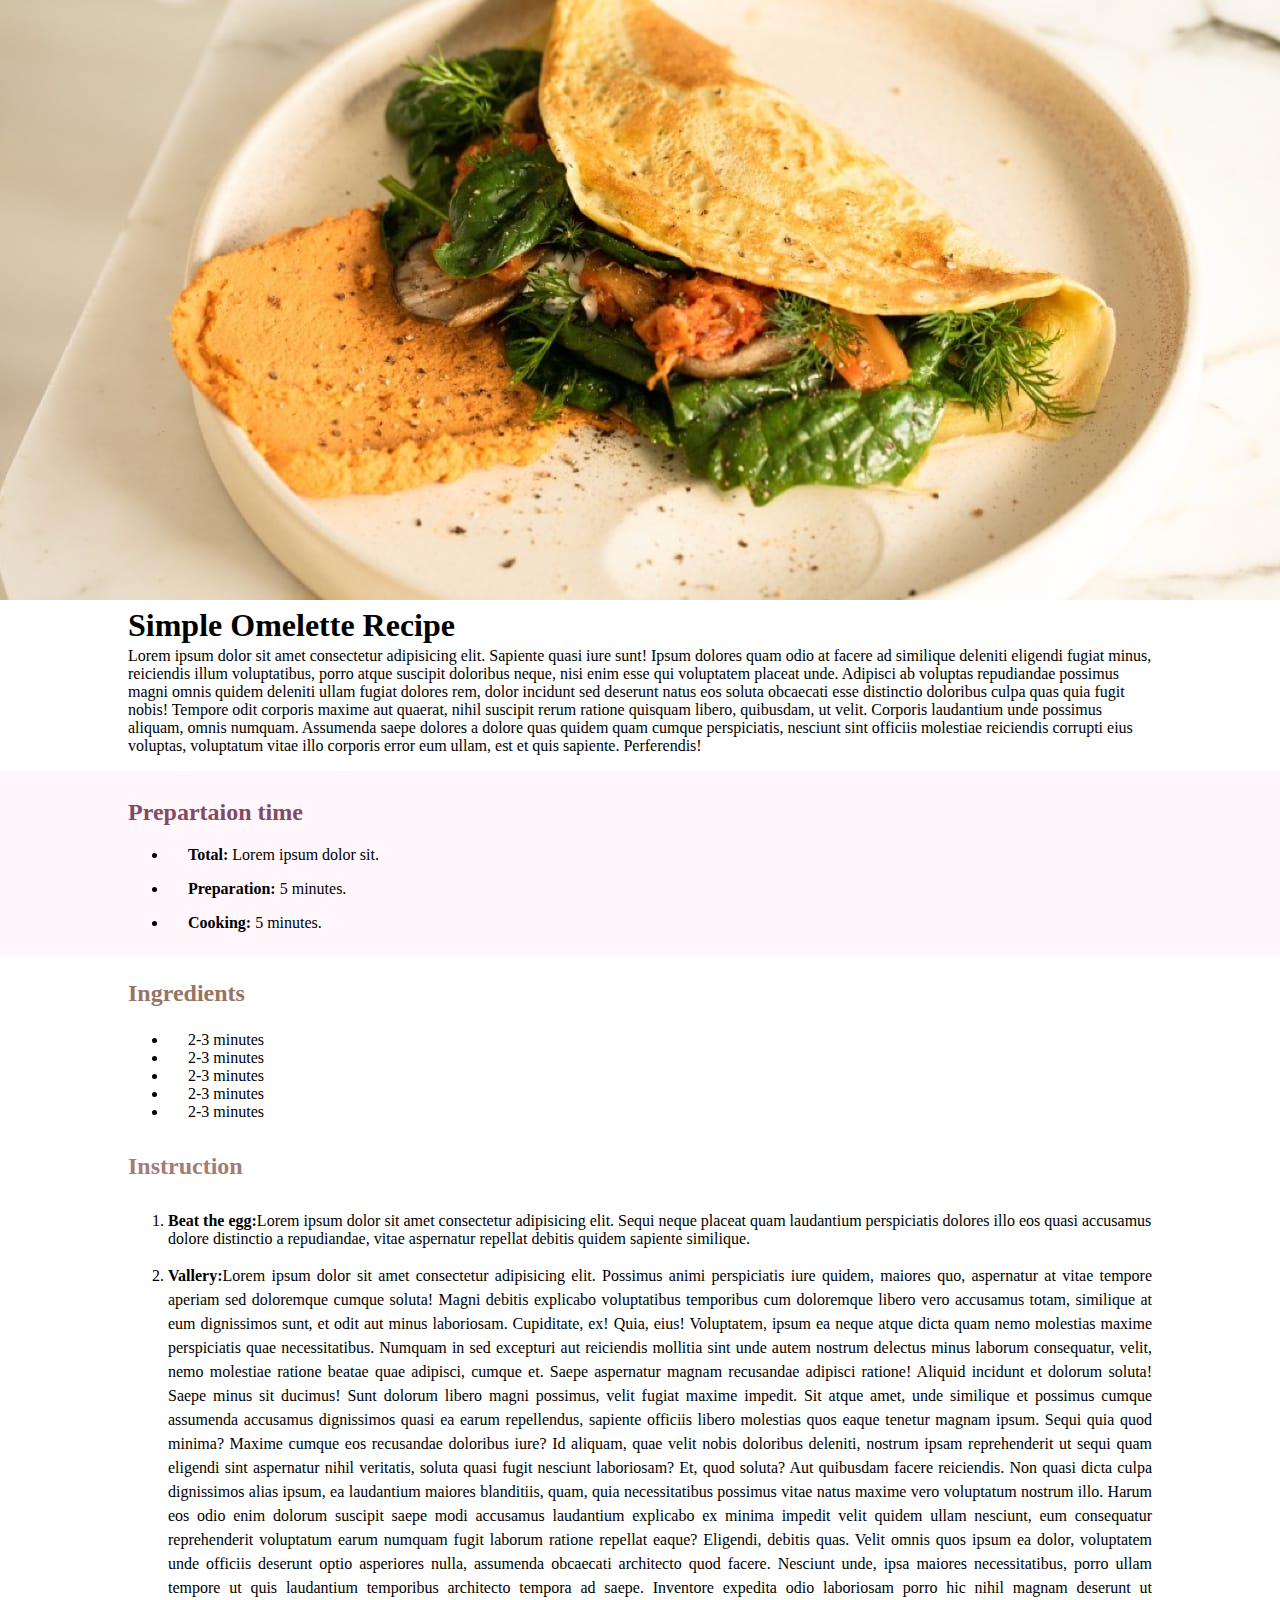
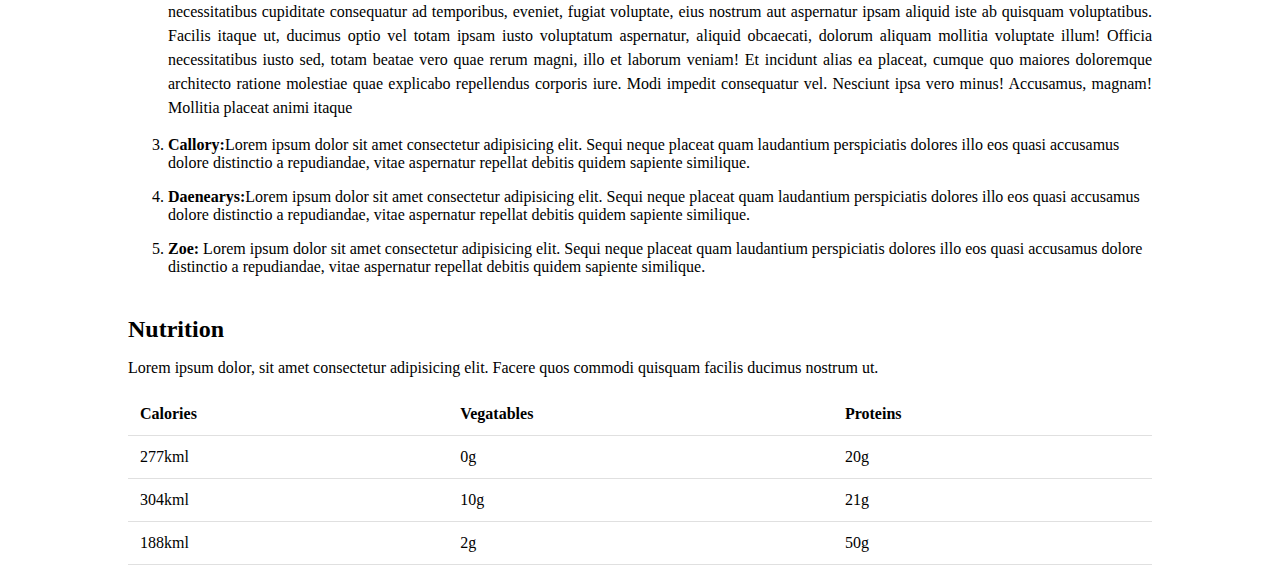
<file: index.html>
<!DOCTYPE html>
<html lang="en">
  <head>
    <meta charset="UTF-8" />
    <meta name="viewport" content="width=device-width, initial-scale=1.0" />
    <title>Food Court</title>
    <link rel="stylesheet" href="style.css" />
  </head>
  <body>
    <!-- Omelette Image -->
    <div class="image">
      <img src="images/image-omelette.jpeg" alt="Omelette" />
    </div>
    <!-- Recipe -->
    <div class="Recipe container">
      <h1>Simple Omelette Recipe</h1>
      <p>
        Lorem ipsum dolor sit amet consectetur adipisicing elit. Sapiente quasi
        iure sunt! Ipsum dolores quam odio at facere ad similique deleniti
        eligendi fugiat minus, reiciendis illum voluptatibus, porro atque
        suscipit doloribus neque, nisi enim esse qui voluptatem placeat unde.
        Adipisci ab voluptas repudiandae possimus magni omnis quidem deleniti
        ullam fugiat dolores rem, dolor incidunt sed deserunt natus eos soluta
        obcaecati esse distinctio doloribus culpa quas quia fugit nobis! Tempore
        odit corporis maxime aut quaerat, nihil suscipit rerum ratione quisquam
        libero, quibusdam, ut velit. Corporis laudantium unde possimus aliquam,
        omnis numquam. Assumenda saepe dolores a dolore quas quidem quam cumque
        perspiciatis, nesciunt sint officiis molestiae reiciendis corrupti eius
        voluptas, voluptatum vitae illo corporis error eum ullam, est et quis
        sapiente. Perferendis!
      </p>
    </div>

    <!-- Prep -->
    <div class="prep">
      <h2>Prepartaion time</h2>
      <ul>
        <li><span class="Total">Total:</span> Lorem ipsum dolor sit.</li>
      </ul>
      <ul>
        <li><span class="Preparation">Preparation:</span> 5 minutes.</li>
      </ul>
      <ul>
        <li><span class="Cooking">Cooking:</span> 5 minutes.</li>
      </ul>
    </div>

    <!-- Ingredients -->
    <div class="ingredients container">
      <h3>Ingredients</h3>
      <ul>
        <li>2-3 minutes</li>
        <li>2-3 minutes</li>
        <li>2-3 minutes</li>
        <li>2-3 minutes</li>
        <li>2-3 minutes</li>
      </ul>
    </div>

    <!-- Instructions -->
    <div class="Instruction container">
      <h4>Instruction</h4>
      <ol start="1">
        <li>
          <span class="Beat_the_egg">Beat the egg:</span>Lorem ipsum dolor sit
          amet consectetur adipisicing elit. Sequi neque placeat quam laudantium
          perspiciatis dolores illo eos quasi accusamus dolore distinctio a
          repudiandae, vitae aspernatur repellat debitis quidem sapiente
          similique.
        </li>
      </ol>
      <ol start="2">
        <li style="text-align: justify; line-height: 1.5;">
          <span class="Vallery" >Vallery:</span>Lorem ipsum dolor sit amet
          consectetur adipisicing elit. Possimus animi perspiciatis iure quidem,
          maiores quo, aspernatur at vitae tempore aperiam sed doloremque cumque
          soluta! Magni debitis explicabo voluptatibus temporibus cum doloremque
          libero vero accusamus totam, similique at eum dignissimos sunt, et
          odit aut minus laboriosam. Cupiditate, ex! Quia, eius! Voluptatem,
          ipsum ea neque atque dicta quam nemo molestias maxime perspiciatis
          quae necessitatibus. Numquam in sed excepturi aut reiciendis mollitia
          sint unde autem nostrum delectus minus laborum consequatur, velit,
          nemo molestiae ratione beatae quae adipisci, cumque et. Saepe
          aspernatur magnam recusandae adipisci ratione! Aliquid incidunt et
          dolorum soluta! Saepe minus sit ducimus! Sunt dolorum libero magni
          possimus, velit fugiat maxime impedit. Sit atque amet, unde similique
          et possimus cumque assumenda accusamus dignissimos quasi ea earum
          repellendus, sapiente officiis libero molestias quos eaque tenetur
          magnam ipsum. Sequi quia quod minima? Maxime cumque eos recusandae
          doloribus iure? Id aliquam, quae velit nobis doloribus deleniti,
          nostrum ipsam reprehenderit ut sequi quam eligendi sint aspernatur
          nihil veritatis, soluta quasi fugit nesciunt laboriosam? Et, quod
          soluta? Aut quibusdam facere reiciendis. Non quasi dicta culpa
          dignissimos alias ipsum, ea laudantium maiores blanditiis, quam, quia
          necessitatibus possimus vitae natus maxime vero voluptatum nostrum
          illo. Harum eos odio enim dolorum suscipit saepe modi accusamus
          laudantium explicabo ex minima impedit velit quidem ullam nesciunt,
          eum consequatur reprehenderit voluptatum earum numquam fugit laborum
          ratione repellat eaque? Eligendi, debitis quas. Velit omnis quos ipsum
          ea dolor, voluptatem unde officiis deserunt optio asperiores nulla,
          assumenda obcaecati architecto quod facere. Nesciunt unde, ipsa
          maiores necessitatibus, porro ullam tempore ut quis laudantium
          temporibus architecto tempora ad saepe. Inventore expedita odio
          laboriosam porro hic nihil magnam deserunt ut necessitatibus
          cupiditate consequatur ad temporibus, eveniet, fugiat voluptate, eius
          nostrum aut aspernatur ipsam aliquid iste ab quisquam voluptatibus.
          Facilis itaque ut, ducimus optio vel totam ipsam iusto voluptatum
          aspernatur, aliquid obcaecati, dolorum aliquam mollitia voluptate
          illum! Officia necessitatibus iusto sed, totam beatae vero quae rerum
          magni, illo et laborum veniam! Et incidunt alias ea placeat, cumque
          quo maiores doloremque architecto ratione molestiae quae explicabo
          repellendus corporis iure. Modi impedit consequatur vel. Nesciunt ipsa
          vero minus! Accusamus, magnam! Mollitia placeat animi itaque
         
        </li>
      </ol>
      <ol start="3">
        <li>
          <span class="Callory">Callory:</span>Lorem ipsum dolor sit amet
          consectetur adipisicing elit. Sequi neque placeat quam laudantium
          perspiciatis dolores illo eos quasi accusamus dolore distinctio a
          repudiandae, vitae aspernatur repellat debitis quidem sapiente
          similique.
        </li>
      </ol>
      <ol start="4">
        <li>
          <span class="Daenearys">Daenearys:</span>Lorem ipsum dolor sit amet
          consectetur adipisicing elit. Sequi neque placeat quam laudantium
          perspiciatis dolores illo eos quasi accusamus dolore distinctio a
          repudiandae, vitae aspernatur repellat debitis quidem sapiente
          similique.
        </li>
      </ol>
      <ol start="5">
        <li>
          <span class="Zoe">Zoe: </span> Lorem ipsum dolor sit amet consectetur
          adipisicing elit. Sequi neque placeat quam laudantium perspiciatis
          dolores illo eos quasi accusamus dolore distinctio a repudiandae,
          vitae aspernatur repellat debitis quidem sapiente similique.
        </li>
      </ol>
    </div>

    <!-- Nutrition -->
    <section class="Nutrition container">
      <h5>Nutrition</h5>
      <p>
        Lorem ipsum dolor, sit amet consectetur adipisicing elit. Facere quos
        commodi quisquam facilis ducimus nostrum ut.
      </p>

      <table>
        <tr>
          <th>Calories</th>
          <th>Vegatables</th>
          <th>Proteins</th>
        </tr>
        <tr>
          <td>277kml</td>
          <td>0g</td>
          <td>20g</td>
        </tr>

        <tr>
          <td>304kml</td>
          <td>10g</td>
          <td>21g</td>
        </tr>

        <tr>
          <td>188kml</td>
          <td>2g</td>
          <td>50g</td>
        </tr>
      </table>
    </section>
  </body>
</html>
</file>
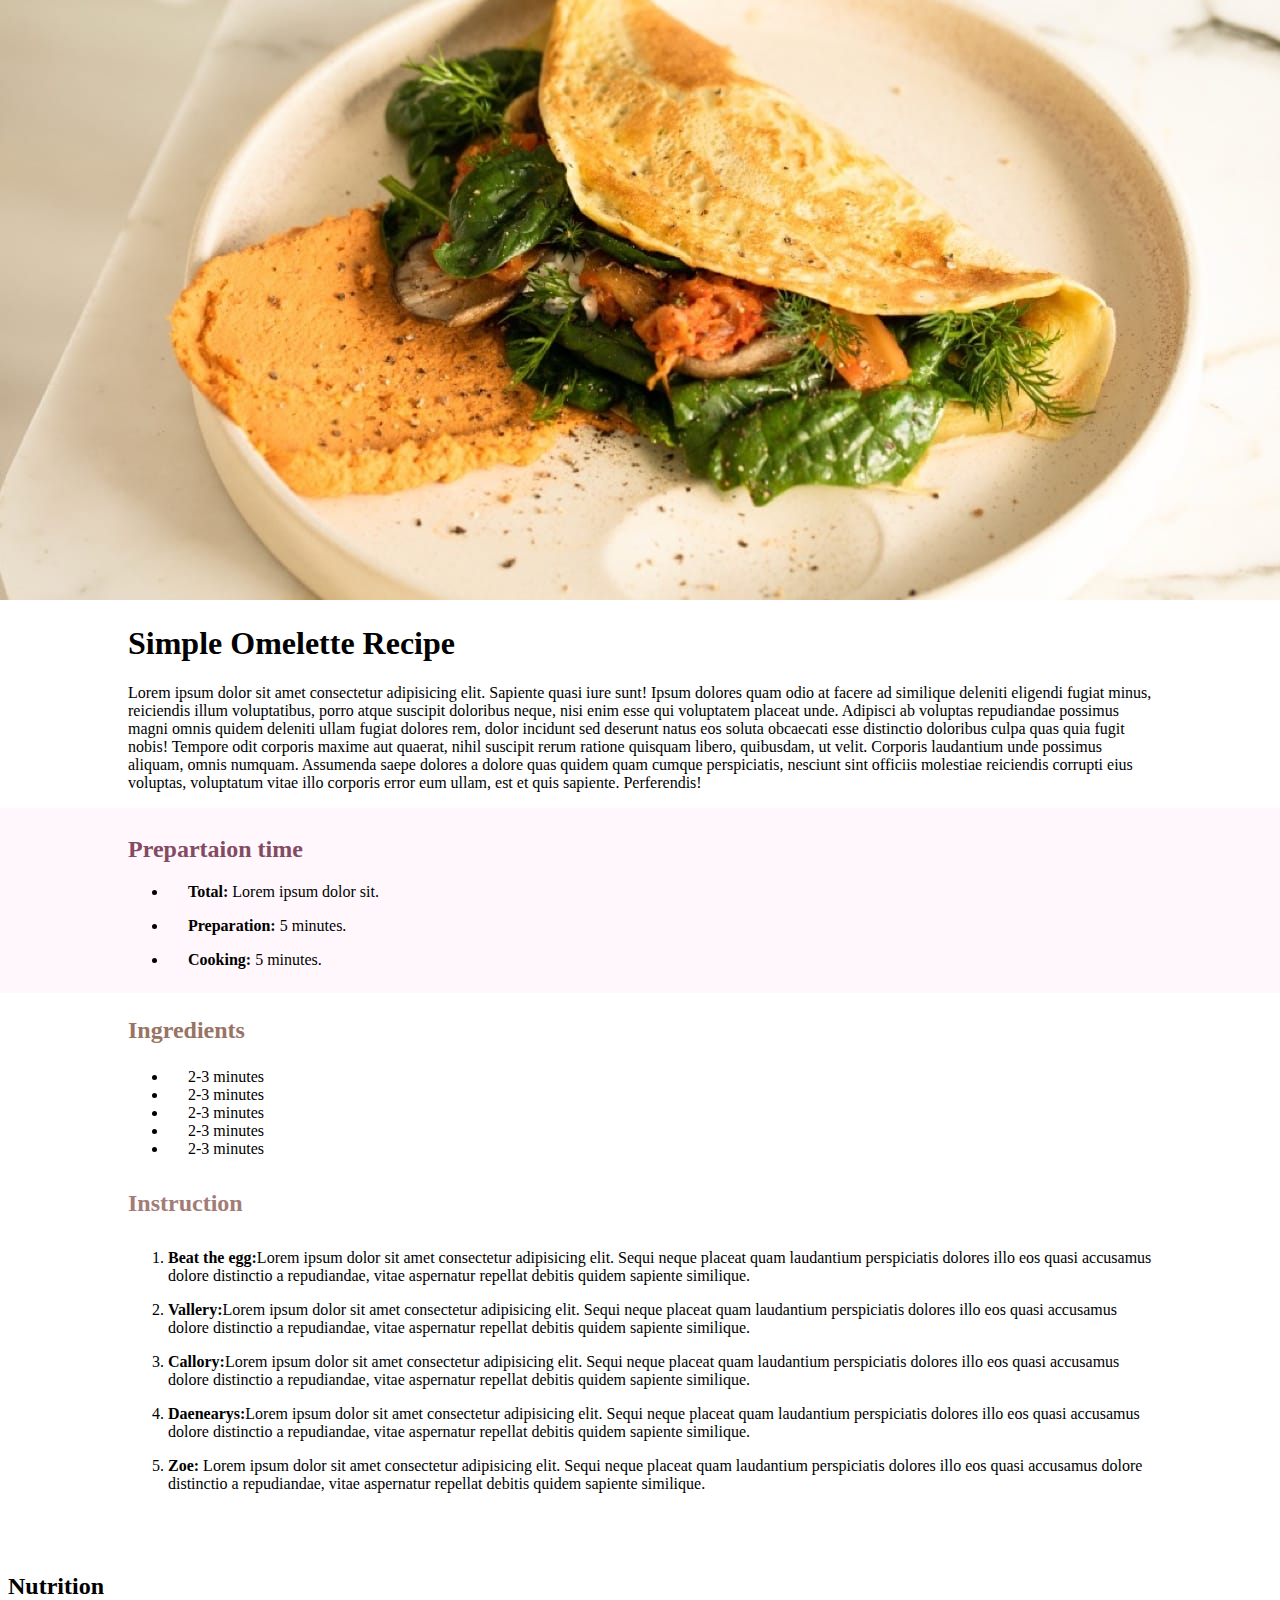
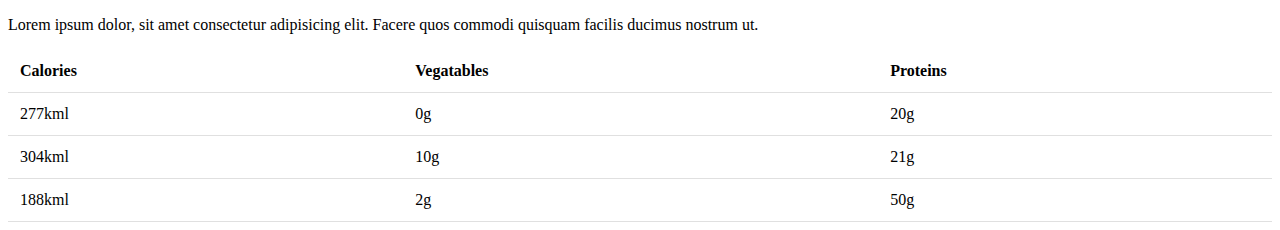
<file: images/index.html>
<!DOCTYPE html>
<html lang="en">
  <head>
    <meta charset="UTF-8" />
    <meta name="viewport" content="width=device-width, initial-scale=1.0" />
    <title>Food Court</title>
    <link rel="stylesheet" href="style.css" />
  </head>
  <body>
    <!-- Omelette Image -->
    <div class="image">
      <img src="image-omelette.jpeg" alt="Omelette" />
    </div>
    <!-- Recipe -->
    <div class="Recipe container">
      <h1>Simple Omelette Recipe</h1>
      <p>
        Lorem ipsum dolor sit amet consectetur adipisicing elit. Sapiente quasi
        iure sunt! Ipsum dolores quam odio at facere ad similique deleniti
        eligendi fugiat minus, reiciendis illum voluptatibus, porro atque
        suscipit doloribus neque, nisi enim esse qui voluptatem placeat unde.
        Adipisci ab voluptas repudiandae possimus magni omnis quidem deleniti
        ullam fugiat dolores rem, dolor incidunt sed deserunt natus eos soluta
        obcaecati esse distinctio doloribus culpa quas quia fugit nobis! Tempore
        odit corporis maxime aut quaerat, nihil suscipit rerum ratione quisquam
        libero, quibusdam, ut velit. Corporis laudantium unde possimus aliquam,
        omnis numquam. Assumenda saepe dolores a dolore quas quidem quam cumque
        perspiciatis, nesciunt sint officiis molestiae reiciendis corrupti eius
        voluptas, voluptatum vitae illo corporis error eum ullam, est et quis
        sapiente. Perferendis!
      </p>
    </div>

    <!-- Prep -->
    <div class="prep">
      <h2>Prepartaion time</h2>
      <ul>
        <li><span class="Total">Total:</span> Lorem ipsum dolor sit.</li>
      </ul>
      <ul>
        <li><span class="Preparation">Preparation:</span> 5 minutes.</li>
      </ul>
      <ul>
        <li><span class="Cooking">Cooking:</span> 5 minutes.</li>
      </ul>
    </div>

    <!-- Ingredients -->
    <div class="ingredients container">
      <h3>Ingredients</h3>
      <ul>
        <li>2-3 minutes</li>
        <li>2-3 minutes</li>
        <li>2-3 minutes</li>
        <li>2-3 minutes</li>
        <li>2-3 minutes</li>
      </ul>
    </div>

    <!-- Instructions -->
    <div class="Instruction container">
      <h4>Instruction</h4>
      <ol start="1">
        <li>
          <span class="Beat_the_egg">Beat the egg:</span>Lorem ipsum dolor sit
          amet consectetur adipisicing elit. Sequi neque placeat quam laudantium
          perspiciatis dolores illo eos quasi accusamus dolore distinctio a
          repudiandae, vitae aspernatur repellat debitis quidem sapiente
          similique.
        </li>
      </ol>
      <ol start="2">
        <li>
          <span class="Vallery">Vallery:</span>Lorem ipsum dolor sit amet
          consectetur adipisicing elit. Sequi neque placeat quam laudantium
          perspiciatis dolores illo eos quasi accusamus dolore distinctio a
          repudiandae, vitae aspernatur repellat debitis quidem sapiente
          similique.
        </li>
      </ol>
      <ol start="3">
        <li>
          <span class="Callory">Callory:</span>Lorem ipsum dolor sit amet
          consectetur adipisicing elit. Sequi neque placeat quam laudantium
          perspiciatis dolores illo eos quasi accusamus dolore distinctio a
          repudiandae, vitae aspernatur repellat debitis quidem sapiente
          similique.
        </li>
      </ol>
      <ol start="4">
        <li>
          <span class="Daenearys">Daenearys:</span>Lorem ipsum dolor sit amet
          consectetur adipisicing elit. Sequi neque placeat quam laudantium
          perspiciatis dolores illo eos quasi accusamus dolore distinctio a
          repudiandae, vitae aspernatur repellat debitis quidem sapiente
          similique.
        </li>
      </ol>
      <ol start="5">
        <li>
          <span class="Zoe">Zoe: </span> Lorem ipsum dolor sit amet consectetur
          adipisicing elit. Sequi neque placeat quam laudantium perspiciatis
          dolores illo eos quasi accusamus dolore distinctio a repudiandae,
          vitae aspernatur repellat debitis quidem sapiente similique.
        </li>
      </ol>
    </div>

    <!-- Nutrition -->
    <section class="Nutrition container">
      <h5>Nutrition</h5>
      <p>
        Lorem ipsum dolor, sit amet consectetur adipisicing elit. Facere quos
        commodi quisquam facilis ducimus nostrum ut.
      </p>

      <table>
        <tr>
          <th>Calories</th>
          <th>Vegatables</th>
          <th>Proteins</th>
        </tr>
        <tr>
          <td>277kml</td>
          <td>0g</td>
          <td>20g</td>
        </tr>

        <tr>
          <td>304kml</td>
          <td>10g</td>
          <td>21g</td>
        </tr>

        <tr>
          <td>188kml</td>
          <td>2g</td>
          <td>50g</td>
        </tr>
      </table>
    </section>
  </body>
</html>
</file>
<file: style.css>
body {
  padding: 0;
  margin: 0;
}

.container {
  padding: 0rem 8rem;
}

.Recipe h1 {
  line-height: 0%;
}

.prep {
  background-color: #fff7fc;
  padding: 0.5rem 8rem;
}

.prep h2 {
  color: #834b63;
}

.prep li {
  text-indent: 20px;
}
.prep .Total {
  font-weight: bold;
}

.prep .Preparation {
  font-weight: bold;
}

.prep .Cooking {
  font-weight: bold;
}

.ingredients h3 {
  color: #987464;
  font-size: x-large;
}

.ingredients ul {
  text-indent: 20px;
}

.Instruction h4 {
  color: #a27d78;
  font-size: x-large;
}

.Beat_the_egg,
.Vallery,
.Callory,
.Daenearys,
.Zoe {
  font-weight: bold;
}

.Nutrition {
  margin-top: 2rem;
  background-color: #fff;
  border-radius: 10px;
  /* padding: 0.5rem; */
}

.Nutrition h5 {
  font-size: x-large;
  margin-bottom: 0.5rem;
}

.Nutrition p {
  margin-bottom: 1rem;
}

table {
  width: 100%;
  border-collapse: collapse;
  font-size: 1rem;
}

th,
td {
  padding: 0.75rem;
  text-align: left;
  border-bottom: 1px solid #e0e0e0;
}

th {
  font-weight: bold;
}

td {
  color: black;
}

/* Responsive Styles */
@media (max-width: 992px) {
  .container,
  .prep {
    padding: 0 3rem;
  }
}

@media (max-width: 768px) {
  .container,
  .prep {
    padding: 0 1.5rem;
  }

  .ingredients h3,
  .Instruction h4,
  .Nutrition h5 {
    font-size: 1.2rem;
  }

  table {
    font-size: 0.9rem;
  }
}
/* Mobile Responsive */
@media (max-width: 480px) {
  .container,
  .prep {
    padding: 0 1rem;
  }

  body {
    font-size: 0.9rem;
  }

  img {
    width: 100%;
    height: auto;
  }

  table,
  th,
  td {
    display: block;
    width: 100%;
  }

  th,
  td {
    text-align: left;
    padding: 0.5rem;
  }
}
</file>
<file: images/style.css>
body {
  padding: 0;
  margin: 0;
}

.container {
  padding: 0rem 8rem;
}

.prep {
  background-color: #fff7fc;
  padding: 0.5rem 8rem;
}

.prep h2 {
  color: #834b63;
}

.prep li {
  text-indent: 20px;
}
.prep .Total {
  font-weight: bold;
}

.prep .Preparation {
  font-weight: bold;
}

.prep .Cooking {
  font-weight: bold;
}

.ingredients h3 {
  color: #987464;
  font-size: x-large;
}

.ingredients ul {
  text-indent: 20px;
}

.Instruction h4 {
  color: #a27d78;
  font-size: x-large;
}

.Beat_the_egg,
.Vallery,
.Callory,
.Daenearys,
.Zoe {
  font-weight: bold;
}

.Nutrition {
  margin-top: 2rem;
  background-color: #fff;
  border-radius: 10px;
  padding: 0.5rem;
}

.Nutrition h5 {
  font-size: x-large;
  margin-bottom: 0.5rem;
}

.Nutrition p {
  margin-bottom: 1rem;
}

table {
  width: 100%;
  border-collapse: collapse;
  font-size: 1rem;
}

th,
td {
  padding: 0.75rem;
  text-align: left;
  border-bottom: 1px solid #e0e0e0;
}

th {
  font-weight: bold;
}

td {
  color: black;
}

/* Responsive Styles */
@media (max-width: 992px) {
  .container,
  .prep {
    padding: 0 3rem;
  }
}

@media (max-width: 768px) {
  .container,
  .prep {
    padding: 0 1.5rem;
  }

  .ingredients h3,
  .Instruction h4,
  .Nutrition h5 {
    font-size: 1.2rem;
  }

  table {
    font-size: 0.9rem;
  }
}
/* Mobile Responsive */
@media (max-width: 480px) {
  .container,
  .prep {
    padding: 0 1rem;
  }

  body {
    font-size: 0.9rem;
  }

  img {
    width: 100%;
    height: auto;
  }

  table,
  th,
  td {
    display: block;
    width: 100%;
  }

  th,
  td {
    text-align: left;
    padding: 0.5rem;
  }
}
</file>
